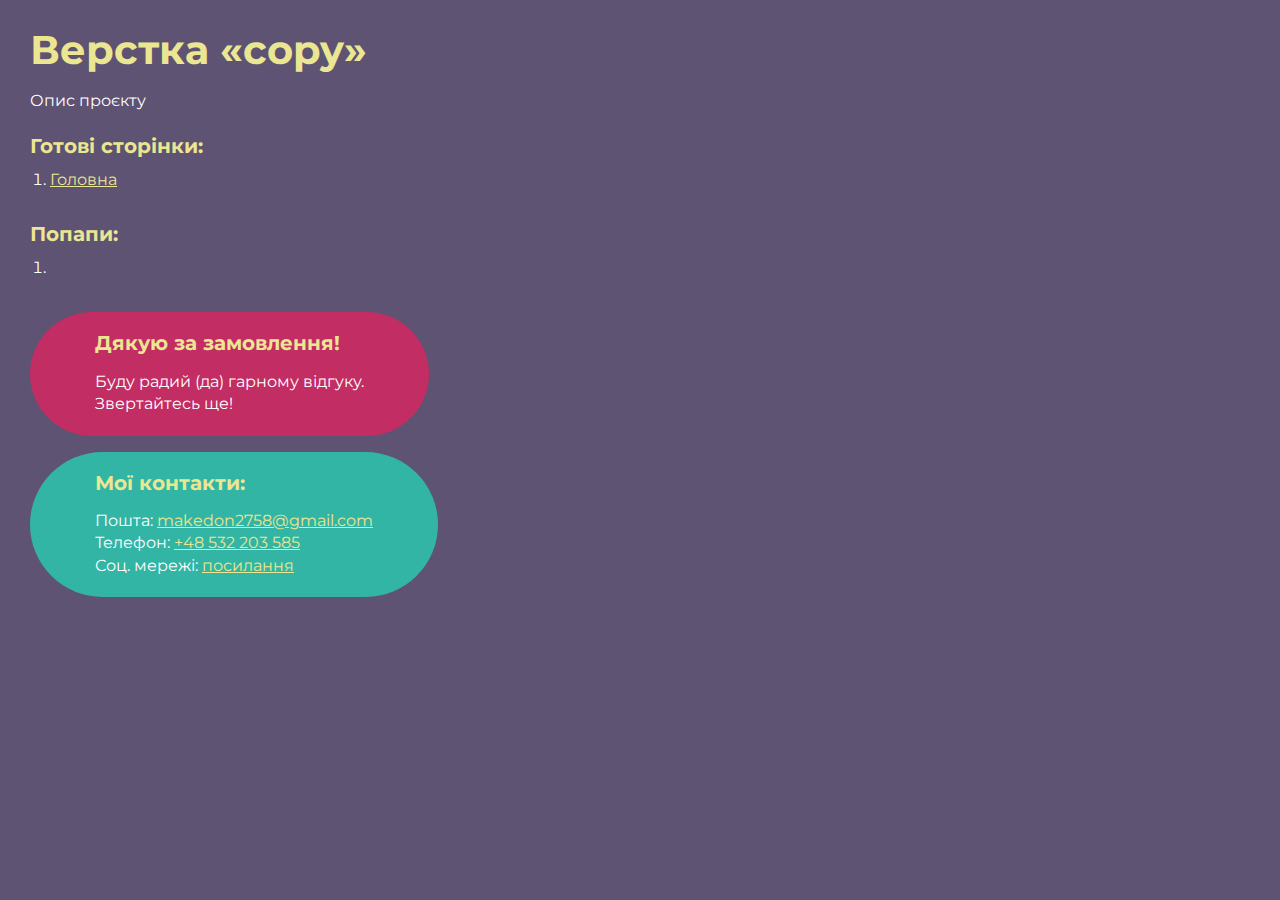
<file: index.html>
<!DOCTYPE html>
<html>

<head>
	<meta charset="UTF-8">
	<meta name="viewport" content="width=device-width, initial-scale=1.0">
	<title>Верстка «copy»</title>
</head>

<body>
	<div class="rootpage">
		<h1>Верстка «copy»</h1>
		<div class="rootpage__info">
			Опис проєкту
		</div>
		<h2>Готові сторінки:</h2>
		<ol class="rootpage__list">
			<li><a target="_blank" href="home.html">Головна</a></li>
		</ol>
		<h2>Попапи:</h2>
		<ol class="rootpage__list">
			<li><a target="_blank" href="home.html#"></a></li>
		</ol>
		<div class="rootpage__tnx">
			<h2>Дякую за замовлення!</h2>
			<p>Буду радий (да) гарному відгуку.</p>
			<p>Звертайтесь ще!</p>
		</div>
		<div class="rootpage__contacts">
			<h2>Мої контакти:</h2>
			<p>Пошта: <a href="mailto:email@gmail.com">makedon2758@gmail.com</a></p>
			<p>Телефон: <a href="tel:8800800800">+48 532 203 585 </a></p>
			<p>Соц. мережі: <a href="https://www.facebook.com/profile.php?id=100023353782010">посилання</a></p>
		</div>
	</div>
</body>
<style>
	@charset "UTF-8";
	@import url("https://fonts.googleapis.com/css?family=Montserrat:regular,700&display=swap");

	*,
	*::before,
	*::after {
		padding: 0px;
		margin: 0px;
		border: 0px;
		box-sizing: border-box;
	}

	html,
	body {
		height: 100%;
		margin: 0;
		padding: 0;
		min-width: 320px;
		width: 100%;
		color: #fff;
		background-color: #5e5373;
	}

	body {
		font-family: Montserrat;
		font-size: 100%;
		line-height: 1;
		font-size: 1rem;
	}

	a {
		text-decoration: underline;
		color: #ebe691
	}

	a:visited {
		text-decoration: underline;
		color: #aaa768;
	}

	a:hover {
		text-decoration: none;
	}

	ul li {
		list-style: none;
	}

	img {
		vertical-align: top;
	}

	.wrapper {
		width: 100%;
		min-height: 100%;
		overflow: hidden;
	}

	.rootpage {
		padding: 30px;
		display: flex;
		flex-direction: column;
		align-items: flex-start;
	}

	@media (max-width: 767px) {
		.rootpage {
			padding: 30px 15px;
		}
	}

	h1 {
		color: #ebe691;
		font-size: 2.5rem;
		margin: 0px 0px 1.25rem 0px;
	}

	@media (max-width: 767px) {
		h1 {
			font-size: 1.85rem;
			margin: 0px 0px 1.25rem 0px;
		}
	}

	h2 {
		color: #ebe691;
		font-size: 1.25rem;
		margin: 0px 0px 1rem 0px;
	}

	@media (max-width: 767px) {
		h2 {
			font-size: 1.125rem;
			margin: 0px 0px 1rem 0px;
		}
	}

	.rootpage__info {
		line-height: 140%;
		margin: 0px 0px 1.5rem 0px;
	}

	.rootpage__list {
		margin: 0px 0px 2.25rem 1.25rem;
	}

	.rootpage__list li:not(:last-child) {
		margin: 0px 0px 15px 0px;
	}

	.rootpage__contacts,
	.rootpage__tnx {
		border-radius: 200px;
		padding: 20px 65px;
		line-height: 140%;
	}

	@media (max-width: 767px) {

		.rootpage__contacts,
		.rootpage__tnx {
			border-radius: 40px;
			padding: 20px;
		}
	}

	.rootpage__contacts {
		background: #32b5a4;

	}

	.rootpage__contacts a {
		color: #ebe691;
	}

	.rootpage__tnx {
		background: #c22d63;
		margin: 0px 0px 1rem 0px;
	}
</style>

</html>
</file>
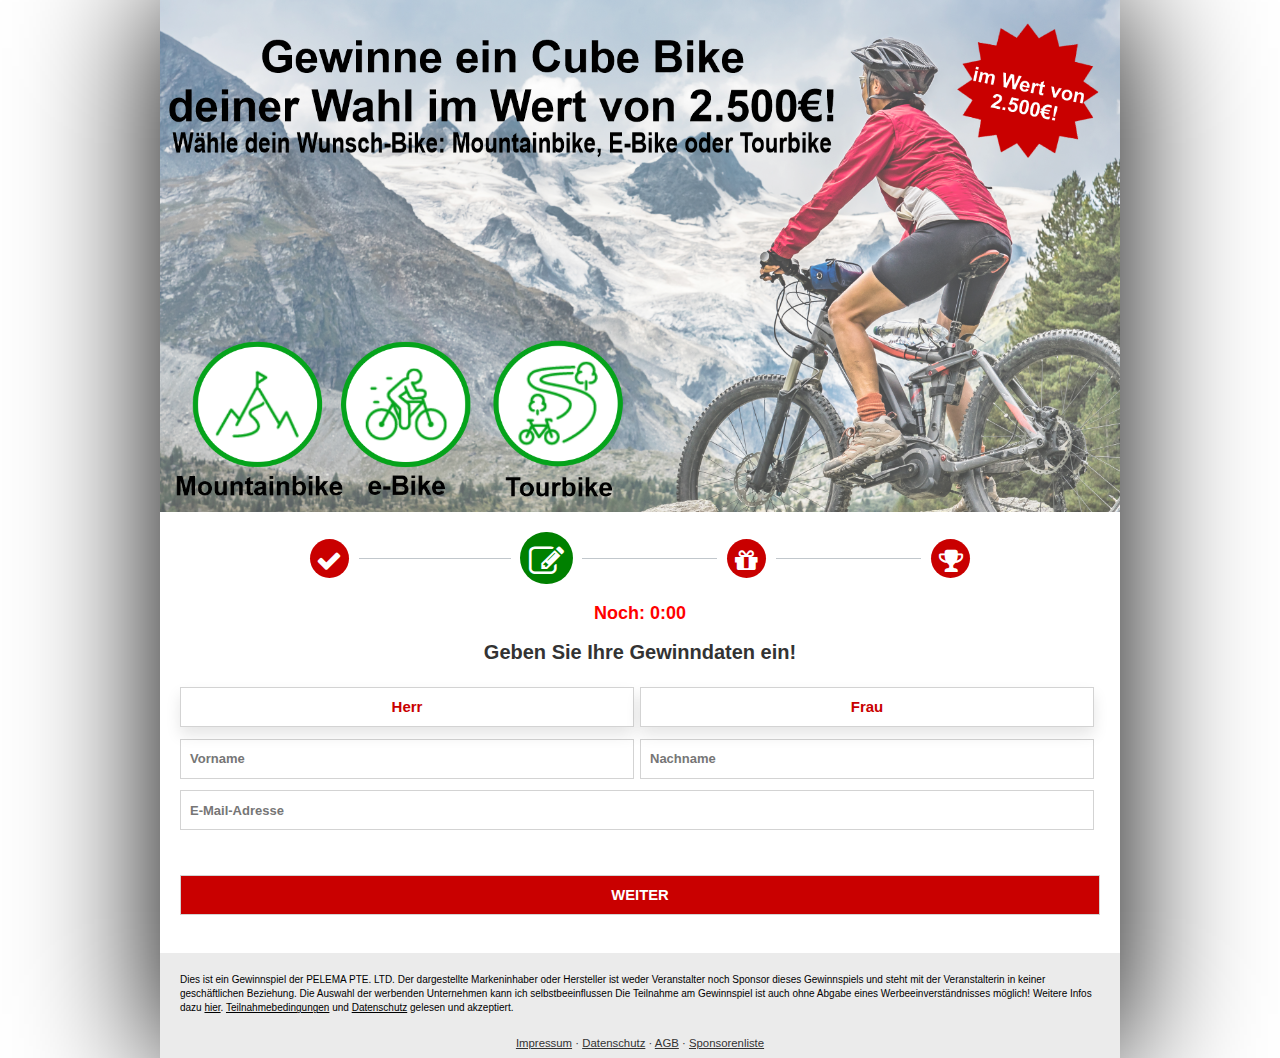
<file: home.html>
<!DOCTYPE html>
<html lang="en">

<head>
	<title>HomePage</title>
	<meta charset="UTF-8">
	<meta name="format-detection" content="telephone=no">
	<!-- <style>body{opacity: 0;}</style> -->
	<link rel="stylesheet" href="css/style.min.css?_v=20230724182910">
	<link rel="shortcut icon" href="favicon.ico">
	<!-- <meta name="robots" content="noindex, nofollow"> -->
	<meta name="viewport" content="width=device-width, initial-scale=1.0">
	<link href="https://fonts.googleapis.com/css?family=Patua+One&display=swap&_v=20230724182910" rel="stylesheet" type="text/css">
	<link href="https://fonts.googleapis.com/css?family=Open+Sans:100,300,400,500,700&_v=20230724182910" rel="stylesheet" type="text/css">
	<link href="https://fonts.googleapis.com/css?family=Roboto:400,400i,700,700i&_v=20230724182910" rel="stylesheet">
	<link href="https://fonts.googleapis.com/css2?family=Open+Sans:wght@700&display=swap&_v=20230724182910" rel="stylesheet">
	<link href="https://stackpath.bootstrapcdn.com/font-awesome/4.7.0/css/font-awesome.min.css?_v=20230724182910" rel="stylesheet" integrity="sha384-wvfXpqpZZVQGK6TAh5PVlGOfQNHSoD2xbE+QkPxCAFlNEevoEH3Sl0sibVcOQVnN" crossorigin="anonymous">
</head>

<body class="webp no-webp">
	<div class="wrapper">

		<main class="page">
			<div class="header">
				<picture>
					<source media="(min-width: 1000px)" srcset="img/cubebike1500x800.png">
					<source media="(max-width: 999px)" srcset="img/cubebike,de,mobile.jpg">
					<img src="img/cubebike1500x800.png" alt="cubebike">
				</picture>
			</div>
			<div class="clear">
				<ul id="progress_bar">
					<li class="first done">
						<span><span class="fa"><span class="icon">&#xf00c;</span></span></span>
					</li>
					<li class="pull active  ">
						<span><span class="fa"><span class="icon"> &#xf044; </span></span></span>
					</li>
					<li class="push">
						<span><span class="fa"><span class="icon"> &#xf06b;</span></span></span>
					</li>
					<li class="last">
						<span><span class="fa"><span class="icon">&#xf091;</span></span></span>
					</li>
				</ul>
			</div>
			<br clear="all">
			<div class="noch">Noch:
				<span>0:<span class="timer">00</span></span>
			</div>
			<form class="form" action="#">
				<h1 class="titl">Geben Sie Ihre Gewinndaten ein!</h1>
				<p class="radio-block">
					<input id="mfw_adressData_anrede1" class="radio" type="radio" name="adressData[anrede]" value="Herr">
					<label for="mfw_adressData_anrede1">Herr</label><input id="mfw_adressData_anrede2" class="radio" type="radio" name="adressData[anrede]" value="Frau"><label for="mfw_adressData_anrede2">Frau</label>
				</p>
				<p class="inp-name">
					<input value="" type="text" placeholder="Vorname">
				</p>
				<p class="inp-surname">
					<input value="" type="text" placeholder="Nachname">
				</p>
				<p class="inp-email">
					<input value="" type="text" placeholder="E-Mail-Adresse">
				</p>

				<!-- <input class="inp-submit" type="submit" value="Weiter" id="mfw_submit_adressInputStep1"> -->
				<button type="submit" class="inp-submit"><span class="animation">Weiter</span></button>
			</form>
			<div class="footer">
				Dies ist ein Gewinnspiel der PELEMA PTE. LTD. Der dargestellte Markeninhaber oder Hersteller ist weder
				Veranstalter noch Sponsor dieses Gewinnspiels und steht mit der Veranstalterin in keiner
				geschäftlichen
				Beziehung.
				Die Auswahl der werbenden Unternehmen kann ich selbstbeeinflussen
				Die Teilnahme am Gewinnspiel ist auch ohne Abgabe eines Werbeeinverständnisses möglich! Weitere Infos
				dazu
				<span class="link">hier</span>.
				<span class="link">Teilnahmebedingungen</span> und <span class="link">Datenschutz</span> <span>gelesen und
					akzeptiert.
				</span>
			</div>
			<div class="footernav">
				<span class="link">Impressum</span>
				&middot; <span class="link">Datenschutz</span>
				&middot; <span class="link">AGB</span>
				&middot; <span class="link">Sponsorenliste</span>
			</div>
		</main>

	</div>
	<script src="js/app.min.js?_v=20230724182910"></script>
</body>

</html>
</file>
<file: css/style.min.css>
@charset "UTF-8";@import url(https://fonts.googleapis.com/css?family=Roboto:300i,400,400i,500,700,900);*{padding:0;margin:0;border:0}*,:after,:before{-webkit-box-sizing:border-box;box-sizing:border-box}body,html{height:100%;min-width:320px}body{color:#000;line-height:1;font-family:Helvetica;font-size:.875rem;-ms-text-size-adjust:100%;-moz-text-size-adjust:100%;-webkit-text-size-adjust:100%;-webkit-font-smoothing:antialiased;-moz-osx-font-smoothing:grayscale}button,input,textarea{font-family:Helvetica;font-size:inherit;line-height:inherit}button{cursor:pointer;color:inherit;background-color:transparent}a{color:inherit;text-decoration:none}ul li{list-style:none}img{vertical-align:top}h1,h2,h3,h4,h5,h6{font-weight:inherit;font-size:inherit}.lock body{overflow:hidden;-ms-touch-action:none;touch-action:none;-ms-scroll-chaining:none;overscroll-behavior:none}.wrapper{min-height:100%;display:-webkit-box;display:-ms-flexbox;display:flex;-webkit-box-orient:vertical;-webkit-box-direction:normal;-ms-flex-direction:column;flex-direction:column;overflow:hidden}@supports (overflow:clip){.wrapper{overflow:clip}}.wrapper>main{-webkit-box-flex:1;-ms-flex:1 1 auto;flex:1 1 auto}.wrapper>*{min-width:0}[class*=__container]{max-width:75rem;margin:0 auto;padding:0 .9375rem}[class*=-ibg]{position:relative}[class*=-ibg] img{position:absolute;width:100%;height:100%;top:0;left:0;-o-object-fit:cover;object-fit:cover}[class*=-ibg_contain] img{-o-object-fit:contain;object-fit:contain}*{-webkit-box-sizing:border-box;box-sizing:border-box}html{font:100 13px/17px "Open Sans",Arial,sans-serif;color:#666;-ms-text-size-adjust:100%;-webkit-text-size-adjust:100%;-webkit-font-smoothing:antialiased}body,html{margin:0}body{background-color:#fff;text-align:center;font-weight:400}article,aside,audio,canvas,details,figcaption,figure,footer,header,main,menu,nav,section,summary,video{display:block;margin:0}img,svg{vertical-align:middle}a{color:#333;text-decoration:none;background-color:transparent;cursor:pointer}a:active,a:hover{outline:0}a:hover{text-decoration:underline}b,strong{font-weight:700}p{margin:0;padding:0 0 1em 0}dfn,i{font-style:italic}button{display:inline-block;padding:0;overflow:visible}button,input,optgroup,select,textarea{color:inherit;font:inherit;margin:0;-webkit-box-sizing:content-box;box-sizing:content-box}button,select{text-transform:none}button,html input[type=button],html input[type=reset],html input[type=submit]{cursor:pointer}html input[type=checkbox],html input[type=radio]{vertical-align:middle}html input[type=email],html input[type=text]{text-indent:5px}html input::-webkit-input-placeholder{color:#767676;opacity:1}html input::-moz-placeholder{color:#767676;opacity:1}html input:-ms-input-placeholder{color:#767676;opacity:1}button[disabled],html input[disabled]{cursor:default}button::-moz-focus-inner,input::-moz-focus-inner{border:0}textarea{overflow:auto;resize:vertical}.page{width:960px;margin:0 auto;text-align:left;background-color:#fff;-webkit-box-shadow:0 2px 130px #000;box-shadow:0 2px 130px #000}.header{margin-bottom:20px;position:relative;width:100%;height:100%;max-height:100%;border-bottom:0 solid #aeaeae}.header img{width:100%;max-height:100%}.inp-submit{clear:both;float:none;width:100%;margin:34px auto 0 auto;color:#fff;font-weight:700;text-transform:uppercase;background-color:#c90000;clear:both;float:none;text-align:center;font-size:1.3em}.animation{-webkit-animation:blink 1s linear infinite;animation:blink 1s linear infinite}@-webkit-keyframes blink{from{opacity:0}to{opacity:1}}@keyframes blink{from{opacity:0}to{opacity:1}}.noch{text-align:center;padding-top:20px;font-weight:700;color:red;font-size:18px;font-family:Helvetica}.form{padding:10px 20px 38px 20px}.titl{text-align:center;font-weight:700;margin:0;padding:0 0 25px 0;margin-top:10px;font-size:20px;color:#333;font-family:Helvetica}input{display:inline-block;width:calc(100% - 6px);height:40px;padding:6px 4px;font-weight:700;font-size:13px;line-height:17px;color:#767676;background-color:#fff;border:1px solid #d3d3d3;-webkit-box-sizing:border-box;box-sizing:border-box}button{display:inline-block;width:calc(100% - 6px);height:40px;padding:6px 4px;font-weight:700;font-size:13px;line-height:17px;color:#767676;background-color:#fff;border:1px solid #d3d3d3;-webkit-box-sizing:border-box;box-sizing:border-box}p.inp-name,p.inp-surname{float:left;width:50%}.footer{padding:20px 20px 15px 20px;font-size:10px;line-height:14px;color:#000;background-color:#ebebeb}.footernav{padding:8px 20px;text-align:center;color:#333;background:#ebebeb}.footernav .left{float:left;text-align:left;color:#333}.link{cursor:pointer;text-decoration:underline}.link:hover{text-decoration:underline;cursor:pointer}.radio-block>:first-child{display:none}.radio-block input[type=radio]{opacity:0;position:fixed;width:0}.radio-block label{display:inline-block;width:calc(50% - 6px);height:40px;padding:10px 4px;font-weight:700;font-size:15px;line-height:17px;color:#c90000;background-color:#fff;border:1px solid #d3d3d3;-webkit-box-sizing:border-box;box-sizing:border-box;text-align:center;margin-right:6px;-webkit-box-shadow:0 8px 15px rgba(0,0,0,.1);box-shadow:0 8px 15px rgba(0,0,0,.1)}.radio-block label:hover{background-color:#dfd}.radio-block input[type=radio]:focus+label{border:2px dashed #444}.radio-block input[type=radio]:checked+label{background-color:#c90000;border-color:#333;color:#fff}#progress_bar{position:relative;padding:0;font-size:1.15em;width:100%;max-width:680px;margin:0 auto;list-style:none;display:block}.no-webp #progress_bar li{background:url(../img/li.png) repeat-x 0 center transparent}#progress_bar li{width:25%;float:left;display:block;text-align:center}#progress_bar.has_3_steps li{width:33.33%}#progress_bar li>span{padding:.75em;background-color:#fff}#progress_bar li>span>span{width:3em;height:3em;line-height:3em;color:#fff;text-align:center;margin:.5em 0;border-radius:100px;display:inline-block;background:#c90000}#progress_bar li>span>span:before{font-size:2em}#progress_bar li.first{text-align:left}#progress_bar li.last{text-align:right}#progress_bar li.pull>span{margin-left:-25%}#progress_bar li.push>span{margin-left:25%}#progress_bar li.active.pull>span,#progress_bar li.done.push>span{margin-left:-10%}#progress_bar li.active.push>span{margin-left:10%}#progress_bar li.active>span>span{width:4em;height:4em;line-height:4em;margin-top:0;margin-bottom:0;background-color:green}#progress_bar li.active>span>span:before{font-size:2.6rem}#progress_bar li.done>span>span{background:#c90000}#progress_bar .icon{left:0;top:0;width:100%;height:100%;padding:0;margin:0;line-height:1.7;font-size:30px;font-size:2rem;background:0 0}#progress_bar li.active .icon{font-size:45px;font-size:2.7rem}.radio-block input[type=radio]:checked+label{border-color:#333;color:#fff;border:none;outline:0}@media screen and (min-width:960px){body{background-color:#fff}}@media screen and (max-width:1024px){#NotificationLayer{display:none!important}}@media screen and (max-width:960px){.inp-submit{margin:3px auto 0 auto}#mfw_fieldset_agbs input[type=checkbox]{float:left;clear:left;width:25px;height:25px;margin:12px 20px 0 10px;border:1px solid #d3d3d3;-webkit-box-sizing:border-box;box-sizing:border-box;padding:2px;scale:2.3}.form{padding:0 20px 38px 20px}element{text-align:center;padding-top:0;font-weight:700;color:red;font-size:18px}}@media screen and (max-width:959px){.page{width:100%;margin:0}p.inp-name,p.inp-surname{float:left;width:calc(50% - 3px)}p.inp-surname input{width:100%}}@media screen and (max-width:800px){.coyoteCookieWrap p{width:75%;padding:1px}.coyoteCookieWarning button{margin-top:25px;margin-right:10px}.coyoteCookieWrap{font-size:11px}}@media (max-width:768px){#progress_bar{font-size:1em}}@media (max-width:480px){#progress_bar{font-size:.8em}#progress_bar li>span{padding:.5em;background-color:#fff}#progress_bar .icon{font-size:1.5rem}#progress_bar li.active .icon{font-size:2rem}}@media screen and (max-width:420px){.formSubmit input[type=submit]{width:100%}.submit{width:100%}}@media screen and (max-width:375px){p.mfw_adressData_gebDatum select.mfw_monthSelect,p.mfw_adressData_gebDatum select.mfw_yearSelect{margin-left:2px!important}}.webp #progress_bar li{background:url(../img/li.webp) repeat-x 0 center transparent}
</file>
